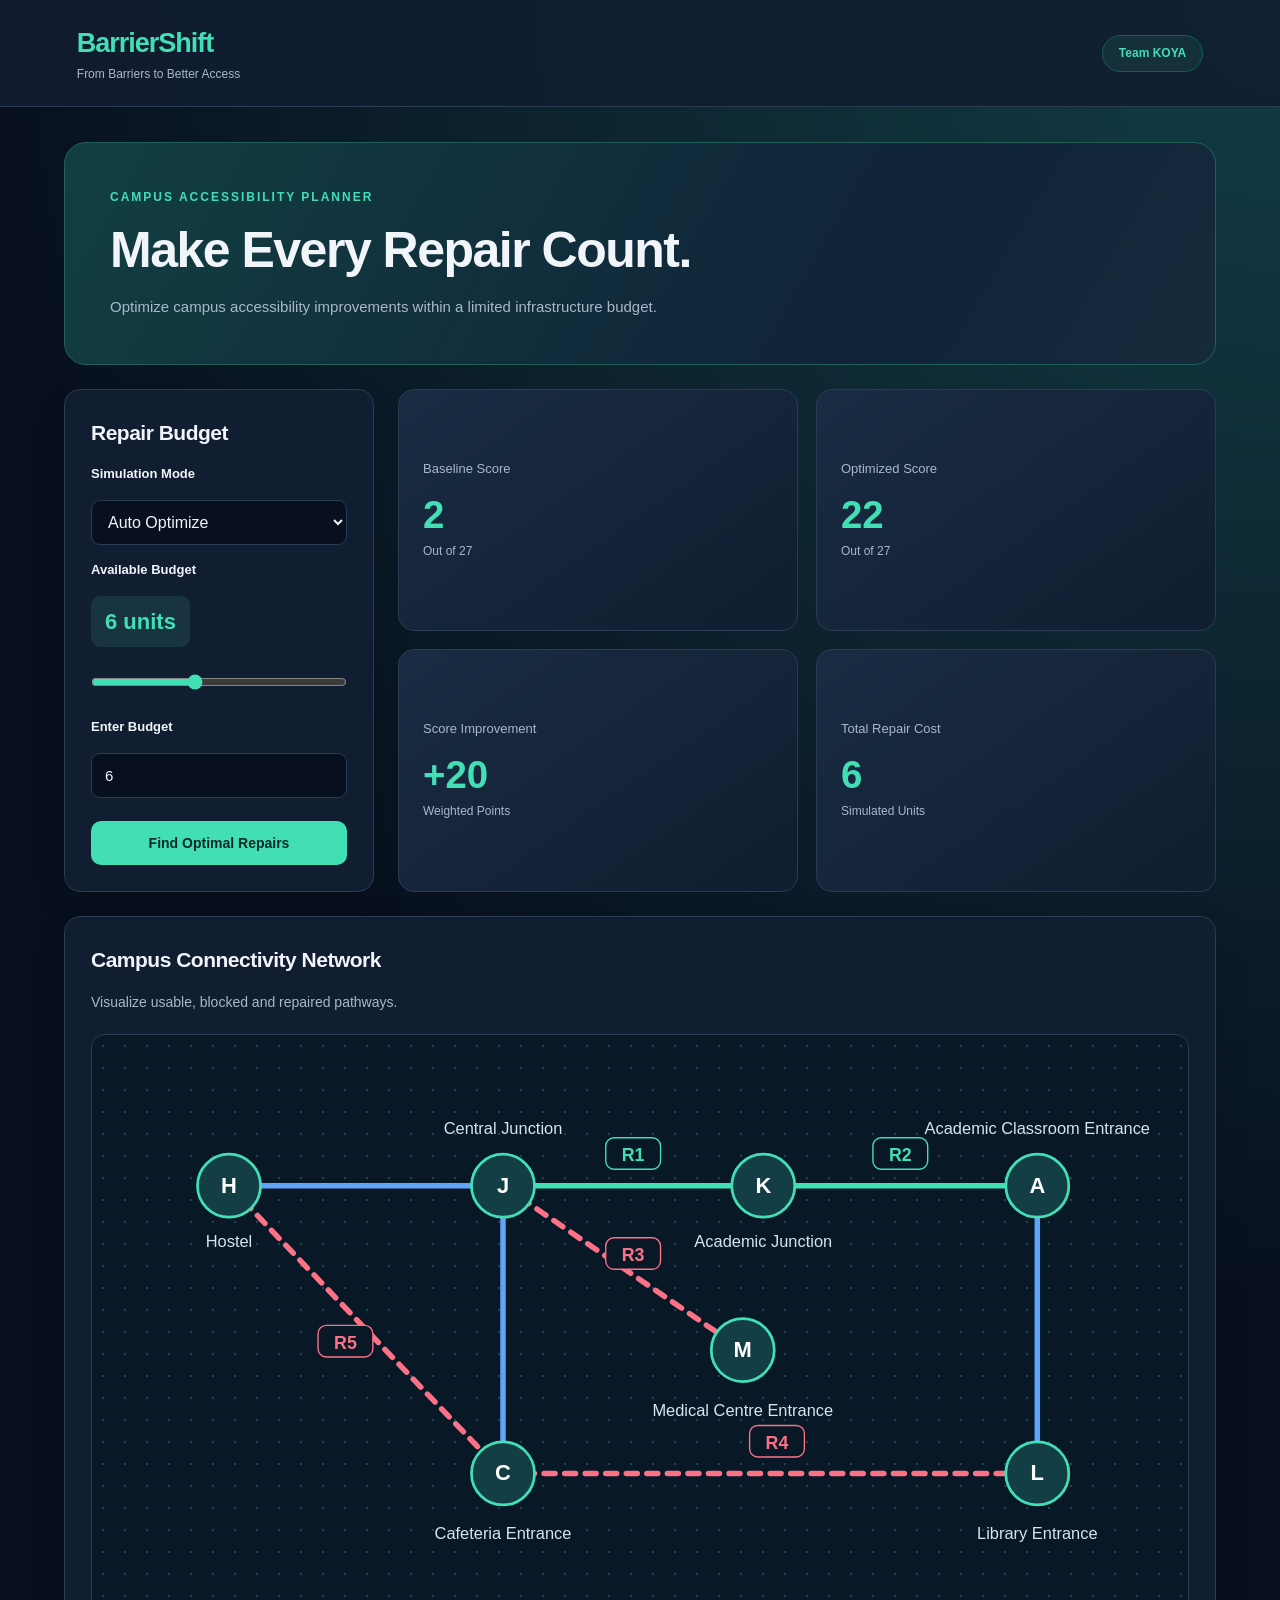
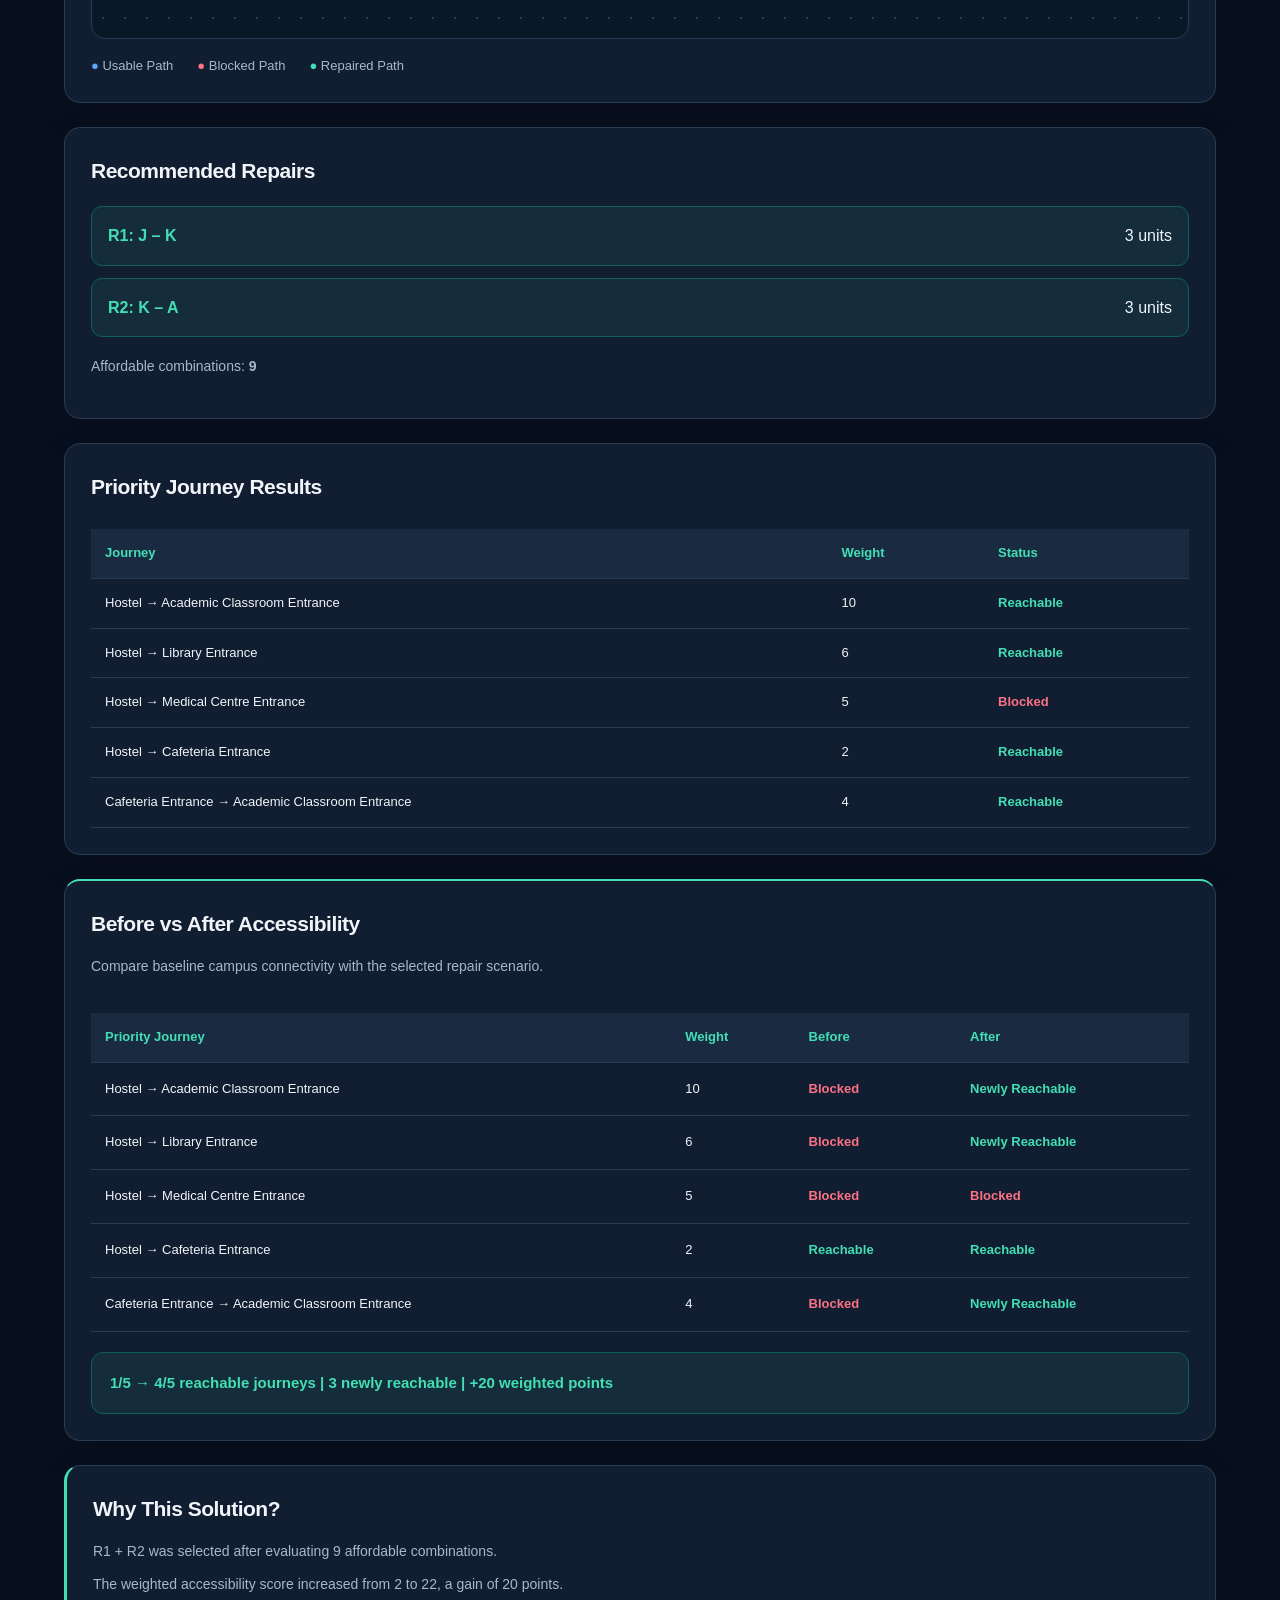
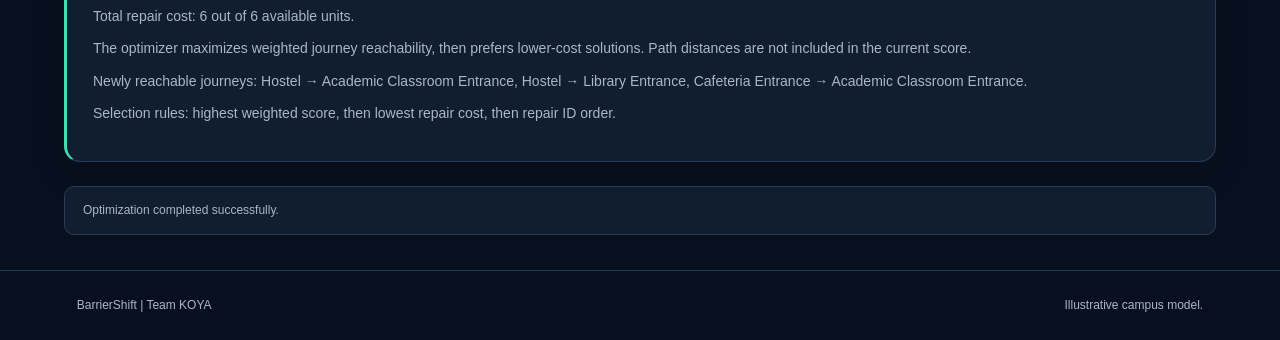
<file: index.html>
<!DOCTYPE html>
<html lang="en">

<head>
  <meta charset="UTF-8">
  <meta name="viewport" content="width=device-width, initial-scale=1.0">

  <meta name="description" content="BarrierShift campus accessibility repair planner">

  <title>BarrierShift | Accessibility Planner</title>

  <link rel="stylesheet" href="./styles.css">
  <script type="module" src="./app.js"></script>
</head>

<body>

  <!-- HEADER -->
  <header class="site-header">
    <div class="brand">
      <h1>BarrierShift</h1>
      <p>From Barriers to Better Access</p>
    </div>

    <span class="header-tag">Team KOYA</span>
  </header>

  <main class="dashboard">

    <!-- HERO -->
    <section class="hero">
      <p class="eyebrow">CAMPUS ACCESSIBILITY PLANNER</p>

      <h2>Make Every Repair Count.</h2>

      <p>
        Optimize campus accessibility improvements
        within a limited infrastructure budget.
      </p>
    </section>


    <!-- BUDGET CONTROLS -->
    <section class="panel controls-panel">
      <h2>Repair Budget</h2>

      <form id="optimizationForm">


        <!-- SIMULATION MODE -->
        <label for="simulationMode">Simulation Mode</label>

        <select id="simulationMode">
          <option value="auto">Auto Optimize</option>
          <option value="manual">Manual Simulation</option>
        </select>

        <!-- MANUAL REPAIR SELECTION -->
        <fieldset id="manualRepairControls" hidden>
          <legend>Select Campus Repairs</legend>

          <label>
            <input type="checkbox" name="manualRepair" value="R1">
            R1 — J–K (3 units)
          </label>

          <label>
            <input type="checkbox" name="manualRepair" value="R2">
            R2 — K–A (3 units)
          </label>

          <label>
            <input type="checkbox" name="manualRepair" value="R3">
            R3 — J–M (4 units)
          </label>

          <label>
            <input type="checkbox" name="manualRepair" value="R4">
            R4 — C–L (7 units)
          </label>

          <label>
            <input type="checkbox" name="manualRepair" value="R5">
            R5 — H–C (1 unit)
          </label>
        </fieldset>


        <label for="budgetRange">
          Available Budget
        </label>

        <output id="budgetOutput" for="budgetRange">
          6 units
        </output>

        <input type="range" id="budgetRange" min="0" max="15" value="6" step="1">

        <label for="budgetNumber">
          Enter Budget
        </label>

        <input type="number" id="budgetNumber" min="0" step="1" value="6">

        <button type="submit" id="optimizeButton">
          Find Optimal Repairs
        </button>

      </form>
    </section>


    <!-- STATISTICS -->
    <section class="stats-grid">

      <article class="stat-card">
        <h3>Baseline Score</h3>
        <p id="baselineScore">2</p>
        <span>Out of 27</span>
      </article>

      <article class="stat-card">
        <h3>Optimized Score</h3>
        <p id="optimizedScore">—</p>
        <span>Out of 27</span>
      </article>

      <article class="stat-card">
        <h3>Score Improvement</h3>
        <p id="scoreGain">—</p>
        <span>Weighted Points</span>
      </article>

      <article class="stat-card">
        <h3>Total Repair Cost</h3>
        <p id="repairCost">—</p>
        <span>Simulated Units</span>
      </article>

    </section>


    <!-- CAMPUS NETWORK -->
    <section class="panel map-panel">

      <h2>Campus Connectivity Network</h2>

      <p>
        Visualize usable, blocked and repaired pathways.
      </p>

      <div class="map-container">

        <svg id="campusMap" viewBox="0 0 800 440" role="img" aria-label="Campus pathway connectivity network">

          <!-- Rendered by JavaScript later -->
          <g id="pathLayer"></g>
          <g id="nodeLayer"></g>

        </svg>

      </div>

      <div class="map-legend">
        <span>Usable Path</span>
        <span>Blocked Path</span>
        <span>Repaired Path</span>
      </div>

    </section>


    <!-- RECOMMENDATIONS -->
    <section class="panel">

      <h2 id="repairSectionTitle">Recommended Repairs</h2>

      <div id="selectedRepairs" aria-live="polite">
        <p>Run optimization to view recommendations.</p>
      </div>

      <p>
        Affordable combinations:
        <strong id="feasibleCount">—</strong>
      </p>

    </section>


    <!-- PRIORITY JOURNEYS -->
    <section class="panel">

      <h2>Priority Journey Results</h2>

      <div class="table-scroll">
        <table>

          <thead>
            <tr>
              <th scope="col">Journey</th>
              <th scope="col">Weight</th>
              <th scope="col">Status</th>
            </tr>
          </thead>

          <tbody id="journeyResults">
            <tr>
              <td colspan="3">
                Results will appear after optimization.
              </td>
            </tr>
          </tbody>

        </table>
      </div>

    </section>


    <!-- BEFORE / AFTER COMPARISON -->
    <section class="panel comparison-panel">

      <h2>Before vs After Accessibility</h2>

      <p>
        Compare baseline campus connectivity with
        the selected repair scenario.
      </p>

      <div class="table-scroll">
        <table class="comparison-table">
          <thead>
            <tr>
              <th>Priority Journey</th>
              <th>Weight</th>
              <th>Before</th>
              <th>After</th>
            </tr>
          </thead>

          <tbody id="comparisonRows">
            <tr>
              <td colspan="4">
                Run a simulation to see results.
              </td>
            </tr>
          </tbody>
        </table>
      </div>

      <div class="comparison-summary" id="comparisonSummary" aria-live="polite">
        Waiting for simulation...
      </div>

    </section>

    <!-- EXPLANATION -->
    <section class="panel explanation-panel">

      <h2 id="explanationTitle">Why This Solution?</h2>

      <div id="whyThisWins">
        <p>
          Optimization explanations will appear here.
        </p>
      </div>

    </section>

    <p id="appStatus" role="status" aria-live="polite">
      Dashboard structure initialized.
    </p>

  </main>


  <!-- FOOTER -->

  <footer class="site-footer">
    <p>BarrierShift | Team KOYA</p>
    <p>Illustrative campus model.</p>
  </footer>


</body>

</html>
</file>
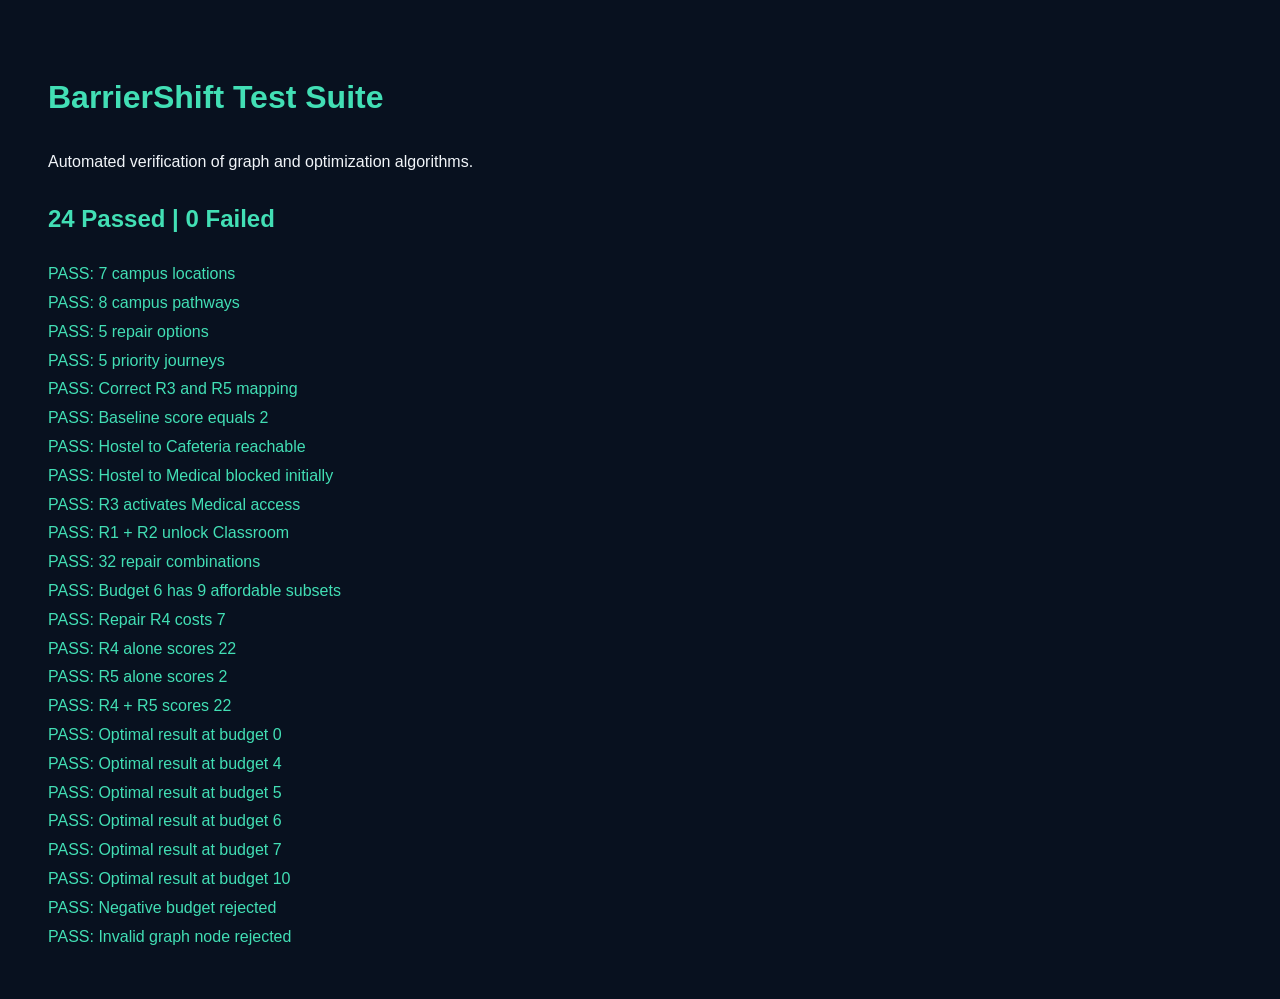
<file: tests.html>
<!DOCTYPE html>
<html lang="en">
<head>
  <meta charset="UTF-8">
  <meta name="viewport" content="width=device-width, initial-scale=1.0">
  <title>BarrierShift - Tests</title>

  <style>
    body {
      background: #08111f;
      color: #f1f5f9;
      font-family: Arial, sans-serif;
      padding: 40px;
      line-height: 1.8;
    }

    h1 {
      color: #42dfb5;
    }

    .passed {
      color: #42dfb5;
    }

    .failed {
      color: #fb7185;
    }

    #results {
      white-space: pre-wrap;
    }
  </style>

  <script type="module" src="./tests.js"></script>
</head>

<body>
  <h1>BarrierShift Test Suite</h1>
  <p>Automated verification of graph and optimization algorithms.</p>

  <div id="results">Running tests...</div>
</body>
</html>
</file>
<file: styles.css>
/* ========================================
   BARRIERSHIFT — DASHBOARD DESIGN
======================================== */

/* 1. GLOBAL DESIGN */

:root {
  --bg: #080f1e;
  --surface: #111d30;
  --surface-light: #1a2b41;
  --border: #293c53;

  --primary: #42dfb5;
  --primary-dark: #0d6254;

  --text: #f1f5f9;
  --muted: #a9b8c8;

  --danger: #fb7185;
  --warning: #fbbf24;
  --success: #42dfb5;

  --radius: 16px;
}

* {
  margin: 0;
  padding: 0;
  box-sizing: border-box;
}

body {
  min-height: 100vh;
  font-family: "Segoe UI", Arial, sans-serif;
  background:
    radial-gradient(
      circle at top right,
      #123d45 0%,
      transparent 35%
    ),
    var(--bg);
  color: var(--text);
  line-height: 1.6;
}

/* 2. HEADER */

.site-header {
  display: flex;
  justify-content: space-between;
  align-items: center;
  gap: 20px;

  padding: 22px 6%;

  background: rgba(17, 29, 48, 0.9);
  border-bottom: 1px solid var(--border);
}

.brand h1 {
  font-size: 27px;
  color: var(--primary);
  letter-spacing: -1px;
}

.brand p {
  color: var(--muted);
  font-size: 12px;
}

.header-tag {
  padding: 8px 16px;
  border: 1px solid var(--primary-dark);
  border-radius: 30px;

  background: rgba(66, 223, 181, 0.08);
  color: var(--primary);

  font-size: 12px;
  font-weight: 700;
}

/* 3. DASHBOARD LAYOUT */

.dashboard {
  display: grid;
  grid-template-columns: 310px minmax(0, 1fr);
  gap: 24px;

  max-width: 1400px;
  margin: auto;
  padding: 35px 5%;
}

.hero,
.map-panel,
.dashboard > .panel:not(.controls-panel),
#appStatus {
  grid-column: 1 / -1;
}

/* 4. HERO SECTION */

.hero {
  padding: 45px;
  border: 1px solid #236158;
  border-radius: 22px;

  background:
    linear-gradient(
      120deg,
      #123f42,
      #102338 70%,
      #152b3b
    );
}

.eyebrow {
  margin-bottom: 12px;
  color: var(--primary);
  font-size: 12px;
  font-weight: 700;
  letter-spacing: 2px;
}

.hero h2 {
  font-size: clamp(32px, 4vw, 50px);
  letter-spacing: -1.5px;
  line-height: 1.2;
}

.hero > p:last-child {
  max-width: 650px;
  margin-top: 15px;
  color: var(--muted);
  font-size: 15px;
}

/* 5. PANELS */

.panel {
  min-width: 0;
  padding: 26px;

  background: var(--surface);
  border: 1px solid var(--border);
  border-radius: var(--radius);

  box-shadow: 0 12px 35px rgba(0, 0, 0, 0.12);
}

.panel h2 {
  margin-bottom: 15px;
  font-size: 21px;
  letter-spacing: -0.5px;
}

.panel > p {
  margin-bottom: 15px;
  color: var(--muted);
  font-size: 14px;
}

/* 6. BUDGET CONTROLS */

.controls-panel {
  grid-column: 1;
}

#optimizationForm {
  display: flex;
  flex-direction: column;
  gap: 15px;
}

#optimizationForm label {
  color: var(--text);
  font-size: 13px;
  font-weight: 600;
}

#budgetOutput {
  display: block;
  width: fit-content;

  padding: 8px 14px;
  border-radius: 9px;

  background: rgba(66, 223, 181, 0.12);
  color: var(--primary);

  font-size: 22px;
  font-weight: 800;
}

#budgetRange {
  width: 100%;
  margin: 12px 0;
  cursor: pointer;
  accent-color: var(--primary);
}

#budgetNumber {
  width: 100%;
  padding: 13px;

  background: var(--bg);
  border: 1px solid var(--border);
  border-radius: 9px;

  color: var(--text);
  font-size: 15px;
}

#budgetNumber:focus {
  outline: 2px solid var(--primary);
  outline-offset: 2px;
}

/* 7. OPTIMIZE BUTTON */

#optimizeButton {
  width: 100%;
  margin-top: 8px;
  padding: 14px;

  border: none;
  border-radius: 10px;

  background: var(--primary);
  color: #062b26;

  font-size: 14px;
  font-weight: 800;

  cursor: pointer;
  transition: background 0.2s, transform 0.2s;
}

#optimizeButton:hover {
  background: #77f4d4;
  transform: translateY(-2px);
}

#optimizeButton:active {
  transform: translateY(0);
}

#optimizeButton:focus-visible {
  outline: 3px solid white;
  outline-offset: 3px;
}

/* 8. STATISTICS GRID */

.stats-grid {
  grid-column: 2;

  display: grid;
  grid-template-columns: repeat(2, minmax(0, 1fr));
  gap: 18px;
}

.stat-card {
  display: flex;
  flex-direction: column;
  justify-content: center;

  min-width: 0;
  padding: 24px;

  background: linear-gradient(
    145deg,
    #192c43,
    #111d30
  );

  border: 1px solid var(--border);
  border-radius: var(--radius);

  transition: border-color 0.2s, transform 0.2s;
}

.stat-card:hover {
  border-color: var(--primary-dark);
  transform: translateY(-3px);
}

.stat-card h3 {
  color: var(--muted);
  font-size: 13px;
  font-weight: 500;
}

.stat-card p {
  margin: 12px 0 4px;

  color: var(--primary);
  font-size: clamp(30px, 3vw, 42px);
  font-weight: 800;
  line-height: 1.2;
}

.stat-card span {
  color: var(--muted);
  font-size: 12px;
}

/* 9. CAMPUS NETWORK */

.map-container {
  min-height: 350px;
  margin-top: 20px;

  overflow: hidden;

  background-color: #091827;
  background-image:
    radial-gradient(
      #294154 1px,
      transparent 1px
    );

  background-size: 22px 22px;

  border: 1px solid var(--border);
  border-radius: 14px;
}

#campusMap {
  display: block;
  width: 100%;
  height: auto;
  min-height: 350px;
}

/* SVG elements added in Step 12 */

#pathLayer line {
  stroke-width: 4;
  stroke-linecap: round;
}

#nodeLayer circle {
  stroke-width: 2;
}

#nodeLayer text {
  font-family: inherit;
}

/* 10. MAP LEGEND */

.map-legend {
  display: flex;
  flex-wrap: wrap;
  gap: 24px;
  margin-top: 17px;
}

.map-legend span {
  color: var(--muted);
  font-size: 13px;
}

.map-legend span:nth-child(1)::before {
  content: "● ";
  color: #60a5fa;
}

.map-legend span:nth-child(2)::before {
  content: "● ";
  color: var(--danger);
}

.map-legend span:nth-child(3)::before {
  content: "● ";
  color: var(--success);
}

/* 11. REPAIR RECOMMENDATIONS */

#selectedRepairs {
  display: grid;
  gap: 12px;
  margin: 18px 0;
}

#selectedRepairs p {
  color: var(--muted);
  font-size: 14px;
}

.repair-card {
  display: flex;
  justify-content: space-between;
  align-items: center;
  gap: 14px;

  padding: 16px;

  background: rgba(66, 223, 181, 0.08);
  border: 1px solid var(--primary-dark);
  border-radius: 11px;
}

.repair-card strong {
  color: var(--primary);
}

/* 12. JOURNEY TABLE */

.table-scroll {
  width: 100%;
  overflow-x: auto;
}

table {
  width: 100%;
  margin-top: 10px;

  border-collapse: collapse;
  text-align: left;
}

th, td {
  padding: 14px;

  border-bottom: 1px solid var(--border);
  font-size: 13px;
}

th {
  background: var(--surface-light);
  color: var(--primary);
  font-weight: 700;
}

td {
  color: var(--text);
}

tbody tr:hover {
  background: rgba(255, 255, 255, 0.035);
}

.status-reachable {
  color: var(--success);
  font-weight: 700;
}

.status-blocked {
  color: var(--danger);
  font-weight: 700;
}

/* 13. OPTIMIZATION EXPLANATION */

.explanation-panel {
  border-left: 3px solid var(--primary);
}

#whyThisWins {
  color: var(--muted);
  font-size: 14px;
}

#whyThisWins p {
  margin-bottom: 10px;
}

#whyThisWins strong {
  color: var(--text);
}

/* 14. APPLICATION STATUS */

#appStatus {
  padding: 14px 18px;

  background: var(--surface);
  border: 1px solid var(--border);
  border-radius: 10px;

  color: var(--muted);
  font-size: 12px;
}

/* 15. FOOTER */

.site-footer {
  display: flex;
  justify-content: space-between;
  flex-wrap: wrap;
  gap: 15px;

  padding: 25px 6%;

  border-top: 1px solid var(--border);

  color: var(--muted);
  font-size: 12px;
}

/* 16. TABLETS */

@media (max-width: 900px) {

  .dashboard {
    grid-template-columns: 1fr;
    padding: 25px 4%;
  }

  .hero,
  .controls-panel,
  .stats-grid,
  .map-panel,
  .dashboard > .panel,
  #appStatus {
    grid-column: 1;
  }

  .hero {
    padding: 30px;
  }
}

/* 17. MOBILE */

@media (max-width: 550px) {

  .site-header {
    padding: 18px;
  }

  .brand h1 {
    font-size: 23px;
  }

  .header-tag {
    font-size: 10px;
    padding: 6px 9px;
  }

  .dashboard {
    padding: 18px 14px;
    gap: 16px;
  }

  .hero {
    padding: 25px;
  }

  .hero h2 {
    font-size: 32px;
  }

  .panel {
    padding: 18px;
  }

  .stats-grid {
    grid-template-columns: repeat(2, minmax(0, 1fr));
    gap: 10px;
  }

  .stat-card {
    padding: 15px;
  }

  .stat-card p {
    font-size: 29px;
  }

  .map-container,
  #campusMap {
    min-height: 220px;
  }

  .map-legend {
    gap: 10px;
  }

  .site-footer {
    padding: 20px;
  }
}

/* 18. ACCESSIBILITY */

@media (prefers-reduced-motion: reduce) {

  *,
  *::before,
  *::after {
    animation: none !important;
    transition: none !important;
  }
}

/* ========================================
   MANUAL REPAIR SIMULATION
======================================== */

#simulationMode {
  width: 100%;
  padding: 12px;

  background: var(--bg);
  color: var(--text);

  border: 1px solid var(--border);
  border-radius: 9px;

  font: inherit;
  cursor: pointer;
}

#simulationMode:focus-visible {
  outline: 2px solid var(--primary);
  outline-offset: 2px;
}

#manualRepairControls {
  display: grid;
  gap: 13px;

  margin-top: 10px;
  padding: 18px;

  border: 1px solid var(--border);
  border-radius: 12px;
}

#manualRepairControls[hidden] {
  display: none;
}

#manualRepairControls legend {
  padding: 0 7px;
  color: var(--primary);
  font-weight: 700;
}

#manualRepairControls label {
  display: flex;
  align-items: center;
  gap: 10px;

  padding: 9px;

  background: var(--surface-light);
  border-radius: 8px;

  cursor: pointer;
}

#manualRepairControls input {
  width: 17px;
  height: 17px;
  accent-color: var(--primary);
}

#appStatus.status-warning {
  color: var(--warning);
  border-color: var(--warning);
}

/* ========================================
   BEFORE / AFTER COMPARISON
======================================== */

.comparison-panel {
  border-top: 2px solid var(--primary);
}

.comparison-table {
  width: 100%;
  margin-top: 20px;
}

.comparison-table th {
  background: var(--surface-light);
}

.comparison-table td {
  padding: 16px 14px;
}

.status-new {
  color: var(--primary);
  font-weight: 800;
}

.comparison-summary {
  margin-top: 20px;
  padding: 18px;

  background: rgba(66, 223, 181, 0.08);
  border: 1px solid var(--primary-dark);
  border-radius: 12px;

  color: var(--primary);
  font-size: 15px;
  font-weight: 700;
}
</file>
